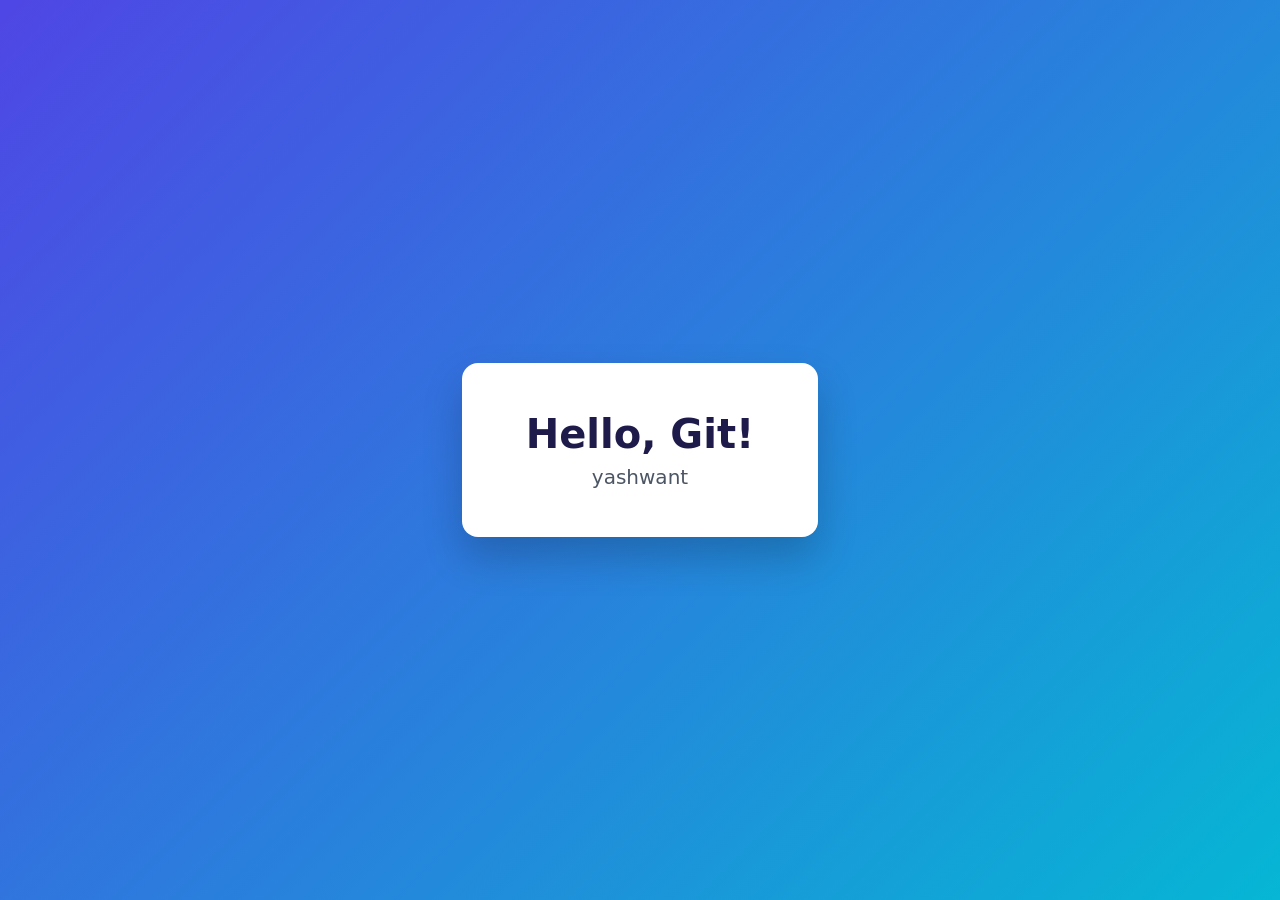
<file: index.html>
<!doctype html>
<html lang="en">
  <head>
    <meta charset="utf-8">
    <meta name="viewport" content="width=device-width, initial-scale=1">
    <title>My Git learned  </title>
    <link rel="stylesheet" href="style.css">
  </head>
  <body>
    <main class="card">
      <h1>Hello, Git!</h1>
      <p>yashwant</p>
    </main>
  </body>
</html>
</file>
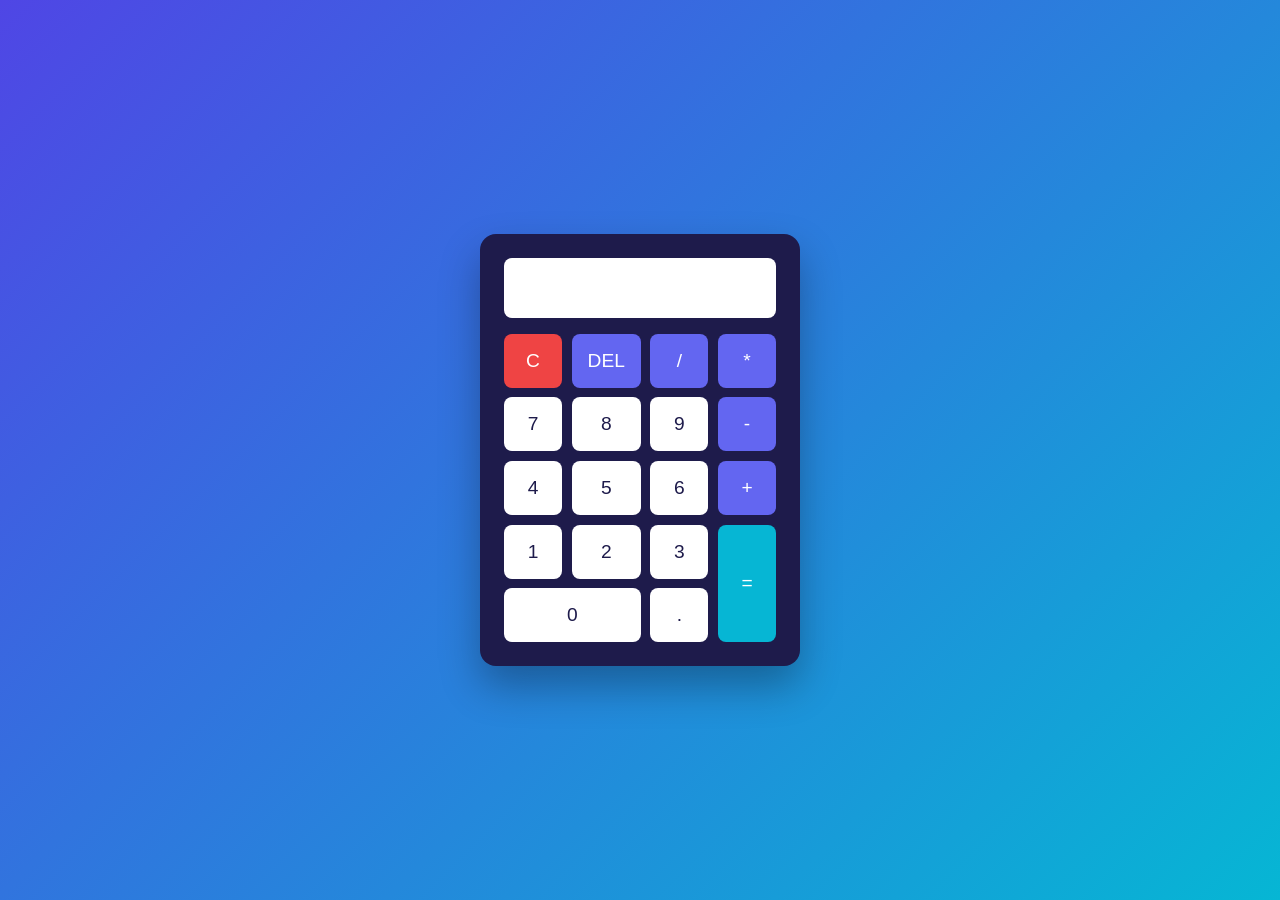
<file: calculator.html>
<!doctype html>
<html lang="en">
  <head>
    <meta charset="utf-8">
    <meta name="viewport" content="width=device-width, initial-scale=1">
    <title>Calculator</title>
    <link rel="stylesheet" href="calculator.css">
  </head>
  <body>
    <div class="calculator">
      <input type="text" id="display" disabled>
      <div class="buttons">
        <button class="clear" data-action="clear">C</button>
        <button class="operator" data-action="delete">DEL</button>
        <button class="operator" data-value="/">/</button>
        <button class="operator" data-value="*">*</button>

        <button data-value="7">7</button>
        <button data-value="8">8</button>
        <button data-value="9">9</button>
        <button class="operator" data-value="-">-</button>

        <button data-value="4">4</button>
        <button data-value="5">5</button>
        <button data-value="6">6</button>
        <button class="operator" data-value="+">+</button>

        <button data-value="1">1</button>
        <button data-value="2">2</button>
        <button data-value="3">3</button>
        <button class="equals" data-action="equals" rowspan="2">=</button>

        <button data-value="0" class="zero">0</button>
        <button data-value=".">.</button>
      </div>
    </div>
    <script src="calculator.js"></script>
  </body>
</html>
</file>
<file: style.css>
* {
  box-sizing: border-box;
}

body {
  margin: 0;
  min-height: 100vh;
  display: flex;
  align-items: center;
  justify-content: center;
  font-family: "Segoe UI", system-ui, sans-serif;
  background: linear-gradient(135deg, #4f46e5, #06b6d4);
}

.card {
  background: #ffffff;
  padding: 3rem 4rem;
  border-radius: 16px;
  box-shadow: 0 20px 40px rgba(0, 0, 0, 0.2);
  text-align: center;
}

.card h1 {
  margin: 0 0 0.5rem;
  font-size: 2.5rem;
  color: #1e1b4b;
}

.card p {
  margin: 0;
  font-size: 1.25rem;
  color: #4b5563;
}
</file>
<file: calculator.css>
* {
  box-sizing: border-box;
}

body {
  margin: 0;
  min-height: 100vh;
  display: flex;
  align-items: center;
  justify-content: center;
  font-family: "Segoe UI", system-ui, sans-serif;
  background: linear-gradient(135deg, #4f46e5, #06b6d4);
}

.calculator {
  background: #1e1b4b;
  padding: 1.5rem;
  border-radius: 16px;
  box-shadow: 0 20px 40px rgba(0, 0, 0, 0.3);
  width: 320px;
}

#display {
  width: 100%;
  height: 60px;
  margin-bottom: 1rem;
  border: none;
  border-radius: 8px;
  background: #fff;
  text-align: right;
  font-size: 2rem;
  padding: 0 1rem;
}

.buttons {
  display: grid;
  grid-template-columns: repeat(4, 1fr);
  gap: 0.6rem;
}

button {
  padding: 1rem;
  font-size: 1.2rem;
  border: none;
  border-radius: 8px;
  background: #ffffff;
  color: #1e1b4b;
  cursor: pointer;
  transition: background 0.15s ease;
}

button:hover {
  background: #e0e7ff;
}

button.operator {
  background: #6366f1;
  color: #fff;
}

button.operator:hover {
  background: #4f46e5;
}

button.clear {
  background: #ef4444;
  color: #fff;
}

button.clear:hover {
  background: #dc2626;
}

button.equals {
  background: #06b6d4;
  color: #fff;
  grid-row: span 2;
}

button.equals:hover {
  background: #0891b2;
}

button.zero {
  grid-column: span 2;
}
</file>
